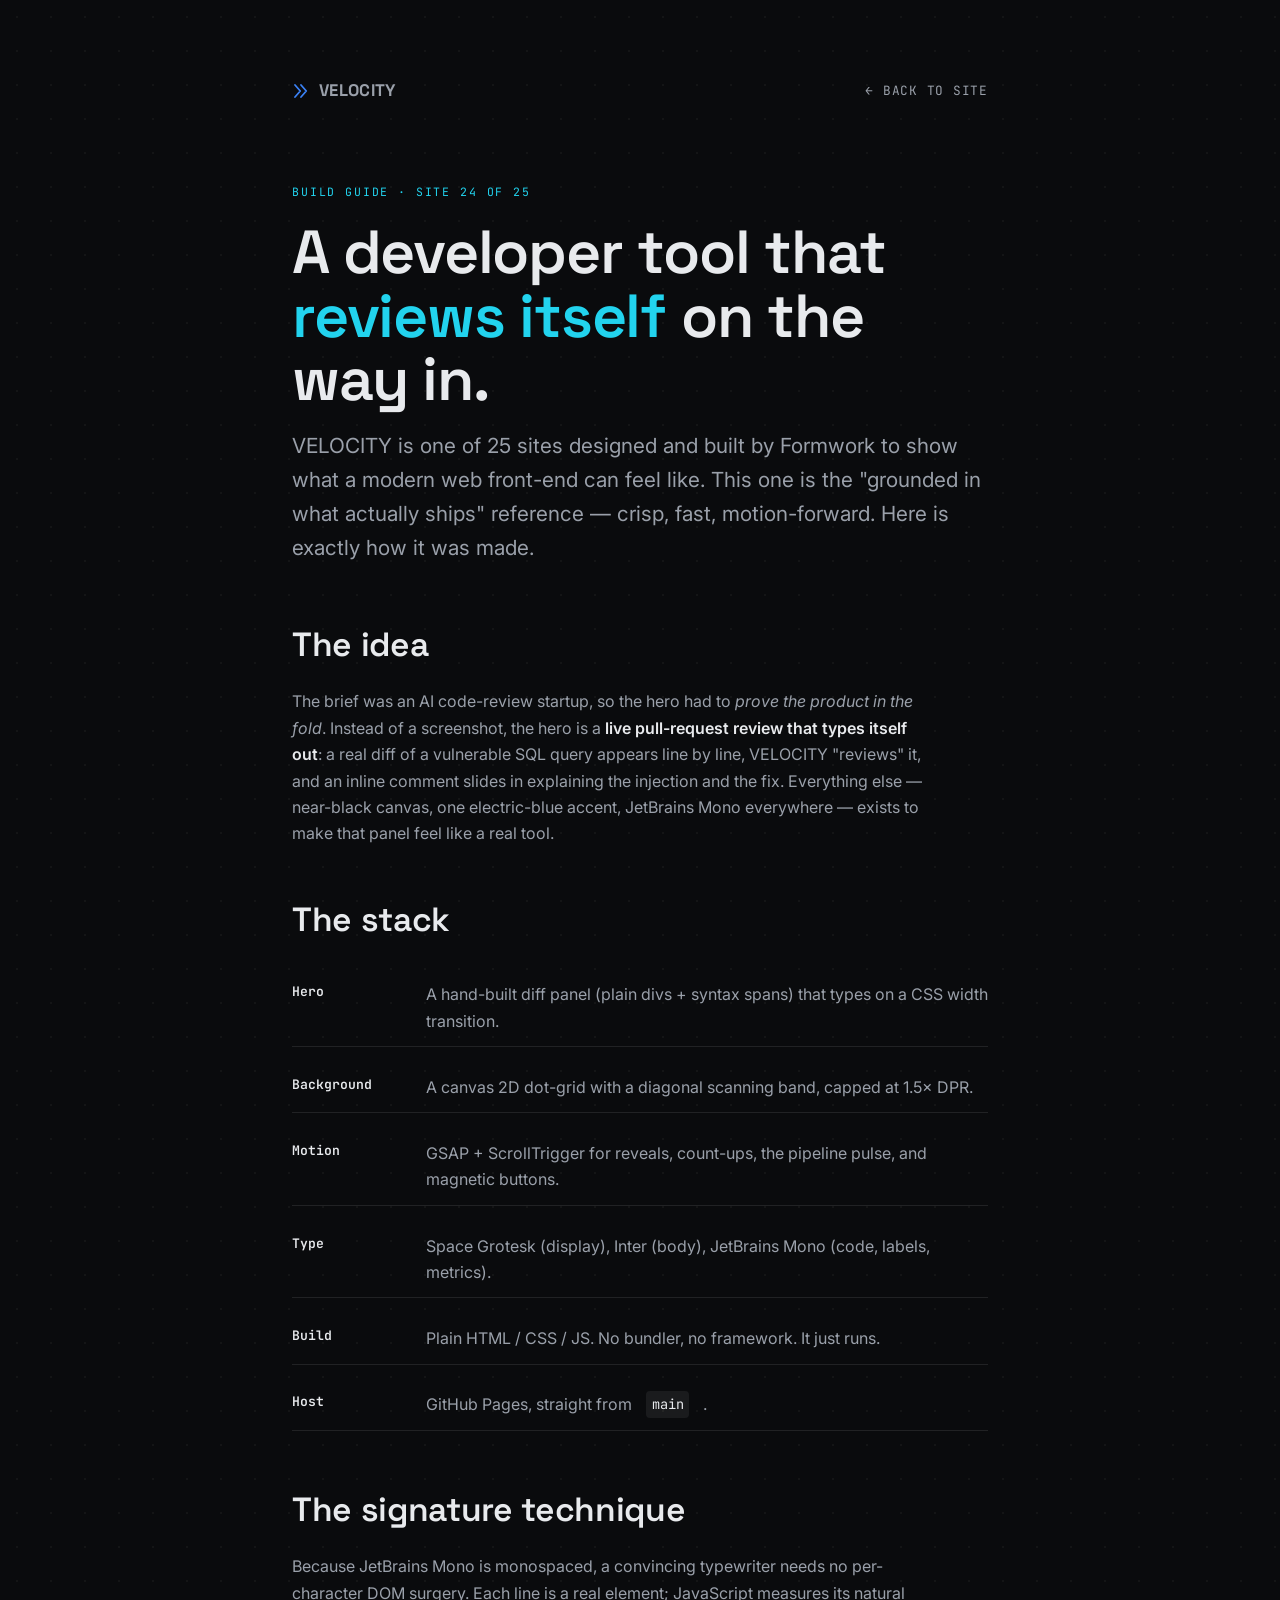
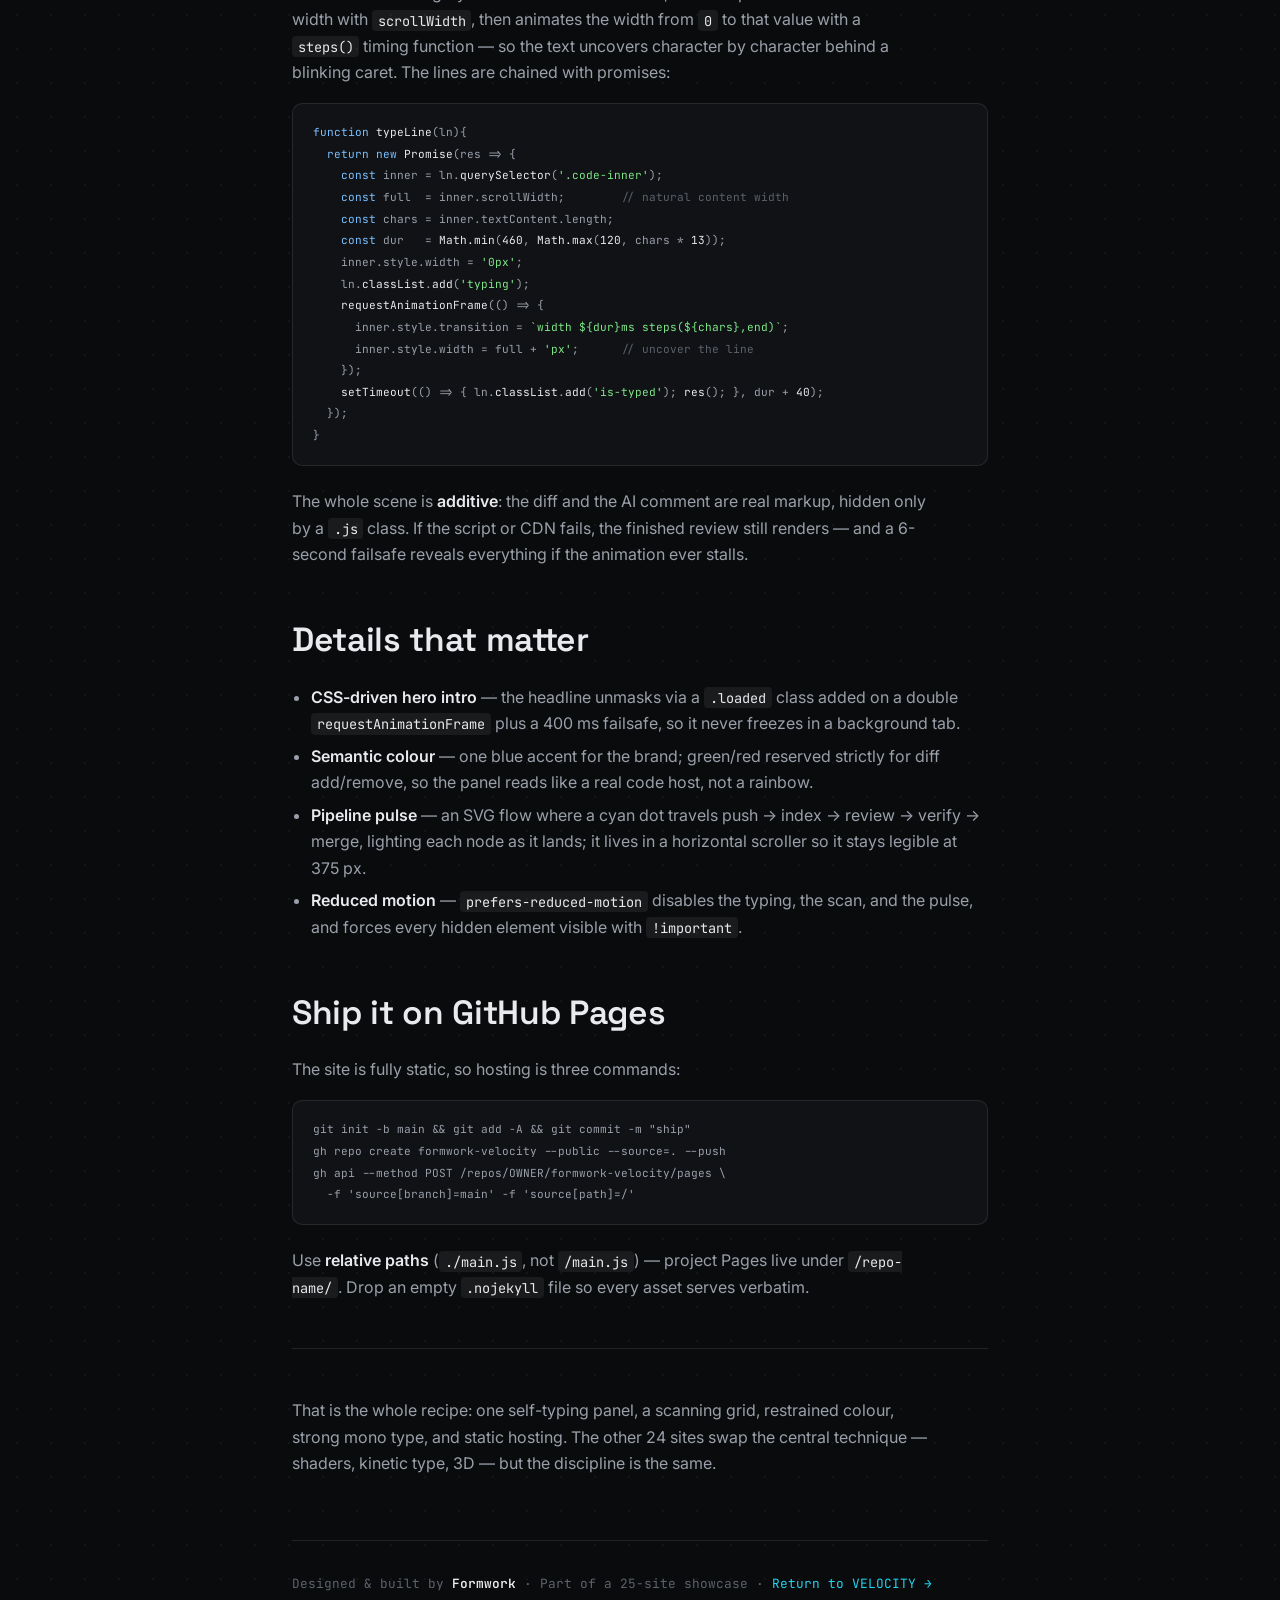
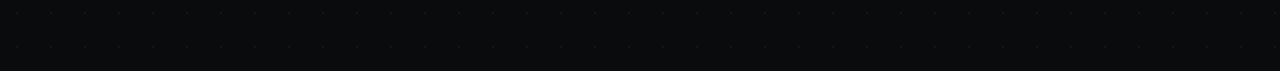
<file: guide/index.html>
<!doctype html>
<html lang="en">
<head>
<meta charset="utf-8" />
<meta name="viewport" content="width=device-width, initial-scale=1" />
<title>VELOCITY — Guide · How this was built</title>
<meta name="description" content="How the VELOCITY site was built by Formwork: a self-typing PR-review terminal, a scanning dot-grid canvas, GSAP motion, and static hosting on GitHub Pages." />
<link rel="preconnect" href="https://fonts.googleapis.com" />
<link rel="preconnect" href="https://fonts.gstatic.com" crossorigin />
<link href="https://fonts.googleapis.com/css2?family=Space+Grotesk:wght@400;500;600;700&family=Inter:wght@400;500&family=JetBrains+Mono:wght@400;500&display=swap" rel="stylesheet" />
<style>
  :root{--bg:#0a0b0d;--panel:#101216;--ink:#e8eaed;--dim:#9aa0aa;--faint:#5c626c;
    --accent:#3b82f6;--accent-2:#22d3ee;--line:rgba(232,234,237,.10)}
  *{box-sizing:border-box;margin:0;padding:0}
  body{background:var(--bg);color:var(--ink);font-family:"Inter",system-ui,sans-serif;line-height:1.65;
    -webkit-font-smoothing:antialiased;
    background-image:radial-gradient(rgba(232,234,237,.045) 1px,transparent 1px);background-size:34px 34px}
  a{color:var(--accent-2);text-decoration:none}
  a:hover{text-decoration:underline}
  .wrap{max-width:760px;margin:0 auto;padding:clamp(28px,6vw,80px) clamp(20px,5vw,32px)}
  .top{display:flex;justify-content:space-between;align-items:center;font-family:"JetBrains Mono",monospace;
    font-size:.8rem;letter-spacing:.06em;text-transform:uppercase;color:var(--faint);margin-bottom:clamp(40px,8vh,80px)}
  .top a{color:var(--dim)}
  .brand{display:inline-flex;align-items:center;gap:9px;font-family:"Space Grotesk",sans-serif;font-weight:700;
    font-size:1.05rem;letter-spacing:.02em;color:var(--ink)}
  .brand svg{color:var(--accent)}
  h1{font-family:"Space Grotesk",sans-serif;font-weight:600;font-size:clamp(2.2rem,7vw,3.8rem);line-height:1.04;
    letter-spacing:-.02em;margin-bottom:1.1rem}
  h1 em{color:var(--accent-2);font-style:normal}
  .lede{font-size:clamp(1.08rem,2.2vw,1.3rem);color:var(--dim);max-width:58ch;margin-bottom:3.2rem}
  h2{font-family:"Space Grotesk",sans-serif;font-weight:600;font-size:clamp(1.5rem,4vw,2.1rem);
    margin:2.8rem 0 1rem;letter-spacing:-.01em}
  p{color:var(--dim);margin:0 0 1.1rem;max-width:64ch}
  .tag{display:inline-block;font-family:"JetBrains Mono",monospace;font-size:.72rem;letter-spacing:.16em;
    text-transform:uppercase;color:var(--accent-2);margin-bottom:1.3rem}
  strong{color:var(--ink);font-weight:600}
  ul,ol{color:var(--dim);margin:0 0 1.2rem 1.2rem}
  li{margin:.4rem 0}
  code{font-family:"JetBrains Mono",monospace;font-size:.85em;background:rgba(232,234,237,.07);
    padding:.12em .42em;border-radius:4px;color:var(--ink)}
  pre{background:var(--panel);border:1px solid var(--line);border-radius:10px;padding:18px 20px;overflow-x:auto;
    margin:0 0 1.4rem;font-size:.82rem;line-height:1.65}
  pre code{background:none;padding:0;color:var(--dim)}
  .k{color:#79c0ff}.s{color:#7ee787}.c{color:var(--faint)}.f{color:var(--ink)}
  .rule{height:1px;background:var(--line);margin:3rem 0}
  .stack{list-style:none;margin:0 0 1.2rem;padding:0;display:grid;gap:2px}
  .stack li{display:flex;gap:14px;padding:12px 0;border-bottom:1px solid var(--line)}
  .stack b{color:var(--ink);font-weight:600;min-width:120px;display:inline-block;
    font-family:"JetBrains Mono",monospace;font-size:.82rem}
  footer{margin-top:4rem;padding-top:2rem;border-top:1px solid var(--line);font-family:"JetBrains Mono",monospace;
    font-size:.8rem;color:var(--faint)}
</style>
</head>
<body>
<div class="wrap">
  <div class="top">
    <a class="brand" href="../">
      <svg viewBox="0 0 24 24" width="18" height="18" fill="none"><path d="M4 4l7 8-7 8M12 4l7 8-7 8" stroke="currentColor" stroke-width="2.4" stroke-linecap="round" stroke-linejoin="round"/></svg>
      VELOCITY
    </a>
    <a href="../">← Back to site</a>
  </div>

  <span class="tag">Build guide · Site 24 of 25</span>
  <h1>A developer tool that <em>reviews itself</em> on the way in.</h1>
  <p class="lede">VELOCITY is one of 25 sites designed and built by Formwork to show what a modern web front-end
    can feel like. This one is the "grounded in what actually ships" reference — crisp, fast, motion-forward.
    Here is exactly how it was made.</p>

  <h2>The idea</h2>
  <p>The brief was an AI code-review startup, so the hero had to <em>prove the product in the fold</em>.
    Instead of a screenshot, the hero is a <strong>live pull-request review that types itself out</strong>:
    a real diff of a vulnerable SQL query appears line by line, VELOCITY "reviews" it, and an inline
    comment slides in explaining the injection and the fix. Everything else — near-black canvas, one
    electric-blue accent, JetBrains Mono everywhere — exists to make that panel feel like a real tool.</p>

  <h2>The stack</h2>
  <ul class="stack">
    <li><b>Hero</b> A hand-built diff panel (plain divs + syntax spans) that types on a CSS width transition.</li>
    <li><b>Background</b> A canvas 2D dot-grid with a diagonal scanning band, capped at 1.5× DPR.</li>
    <li><b>Motion</b> GSAP + ScrollTrigger for reveals, count-ups, the pipeline pulse, and magnetic buttons.</li>
    <li><b>Type</b> Space Grotesk (display), Inter (body), JetBrains Mono (code, labels, metrics).</li>
    <li><b>Build</b> Plain HTML / CSS / JS. No bundler, no framework. It just runs.</li>
    <li><b>Host</b> GitHub Pages, straight from <code>main</code>.</li>
  </ul>

  <h2>The signature technique</h2>
  <p>Because JetBrains Mono is monospaced, a convincing typewriter needs no per-character DOM surgery.
    Each line is a real element; JavaScript measures its natural width with <code>scrollWidth</code>, then
    animates the width from <code>0</code> to that value with a <code>steps()</code> timing function — so the
    text uncovers character by character behind a blinking caret. The lines are chained with promises:</p>
  <pre><code><span class="k">function</span> <span class="f">typeLine</span>(ln){
  <span class="k">return new</span> <span class="f">Promise</span>(res =&gt; {
    <span class="k">const</span> inner = ln.<span class="f">querySelector</span>(<span class="s">'.code-inner'</span>);
    <span class="k">const</span> full  = inner.scrollWidth;        <span class="c">// natural content width</span>
    <span class="k">const</span> chars = inner.textContent.length;
    <span class="k">const</span> dur   = <span class="f">Math.min</span>(<span class="f">460</span>, <span class="f">Math.max</span>(<span class="f">120</span>, chars * <span class="f">13</span>));
    inner.style.width = <span class="s">'0px'</span>;
    ln.<span class="f">classList</span>.<span class="f">add</span>(<span class="s">'typing'</span>);
    <span class="f">requestAnimationFrame</span>(() =&gt; {
      inner.style.transition = <span class="s">`width ${dur}ms steps(${chars},end)`</span>;
      inner.style.width = full + <span class="s">'px'</span>;      <span class="c">// uncover the line</span>
    });
    <span class="f">setTimeout</span>(() =&gt; { ln.<span class="f">classList</span>.<span class="f">add</span>(<span class="s">'is-typed'</span>); <span class="f">res</span>(); }, dur + <span class="f">40</span>);
  });
}</code></pre>
  <p>The whole scene is <strong>additive</strong>: the diff and the AI comment are real markup, hidden only by
    a <code>.js</code> class. If the script or CDN fails, the finished review still renders — and a 6-second
    failsafe reveals everything if the animation ever stalls.</p>

  <h2>Details that matter</h2>
  <ul>
    <li><strong>CSS-driven hero intro</strong> — the headline unmasks via a <code>.loaded</code> class added on a
      double <code>requestAnimationFrame</code> plus a 400 ms failsafe, so it never freezes in a background tab.</li>
    <li><strong>Semantic colour</strong> — one blue accent for the brand; green/red reserved strictly for diff
      add/remove, so the panel reads like a real code host, not a rainbow.</li>
    <li><strong>Pipeline pulse</strong> — an SVG flow where a cyan dot travels push → index → review → verify → merge,
      lighting each node as it lands; it lives in a horizontal scroller so it stays legible at 375 px.</li>
    <li><strong>Reduced motion</strong> — <code>prefers-reduced-motion</code> disables the typing, the scan, and the
      pulse, and forces every hidden element visible with <code>!important</code>.</li>
  </ul>

  <h2>Ship it on GitHub Pages</h2>
  <p>The site is fully static, so hosting is three commands:</p>
  <pre><code>git init -b main &amp;&amp; git add -A &amp;&amp; git commit -m "ship"
gh repo create formwork-velocity --public --source=. --push
gh api --method POST /repos/OWNER/formwork-velocity/pages \
  -f 'source[branch]=main' -f 'source[path]=/'</code></pre>
  <p>Use <strong>relative paths</strong> (<code>./main.js</code>, not <code>/main.js</code>) — project Pages live under
    <code>/repo-name/</code>. Drop an empty <code>.nojekyll</code> file so every asset serves verbatim.</p>

  <div class="rule"></div>
  <p>That is the whole recipe: one self-typing panel, a scanning grid, restrained colour, strong mono type,
    and static hosting. The other 24 sites swap the central technique — shaders, kinetic type, 3D — but the
    discipline is the same.</p>

  <footer>Designed &amp; built by <strong>Formwork</strong> · Part of a 25-site showcase · <a href="../">Return to VELOCITY →</a></footer>
</div>
</body>
</html>
</file>
